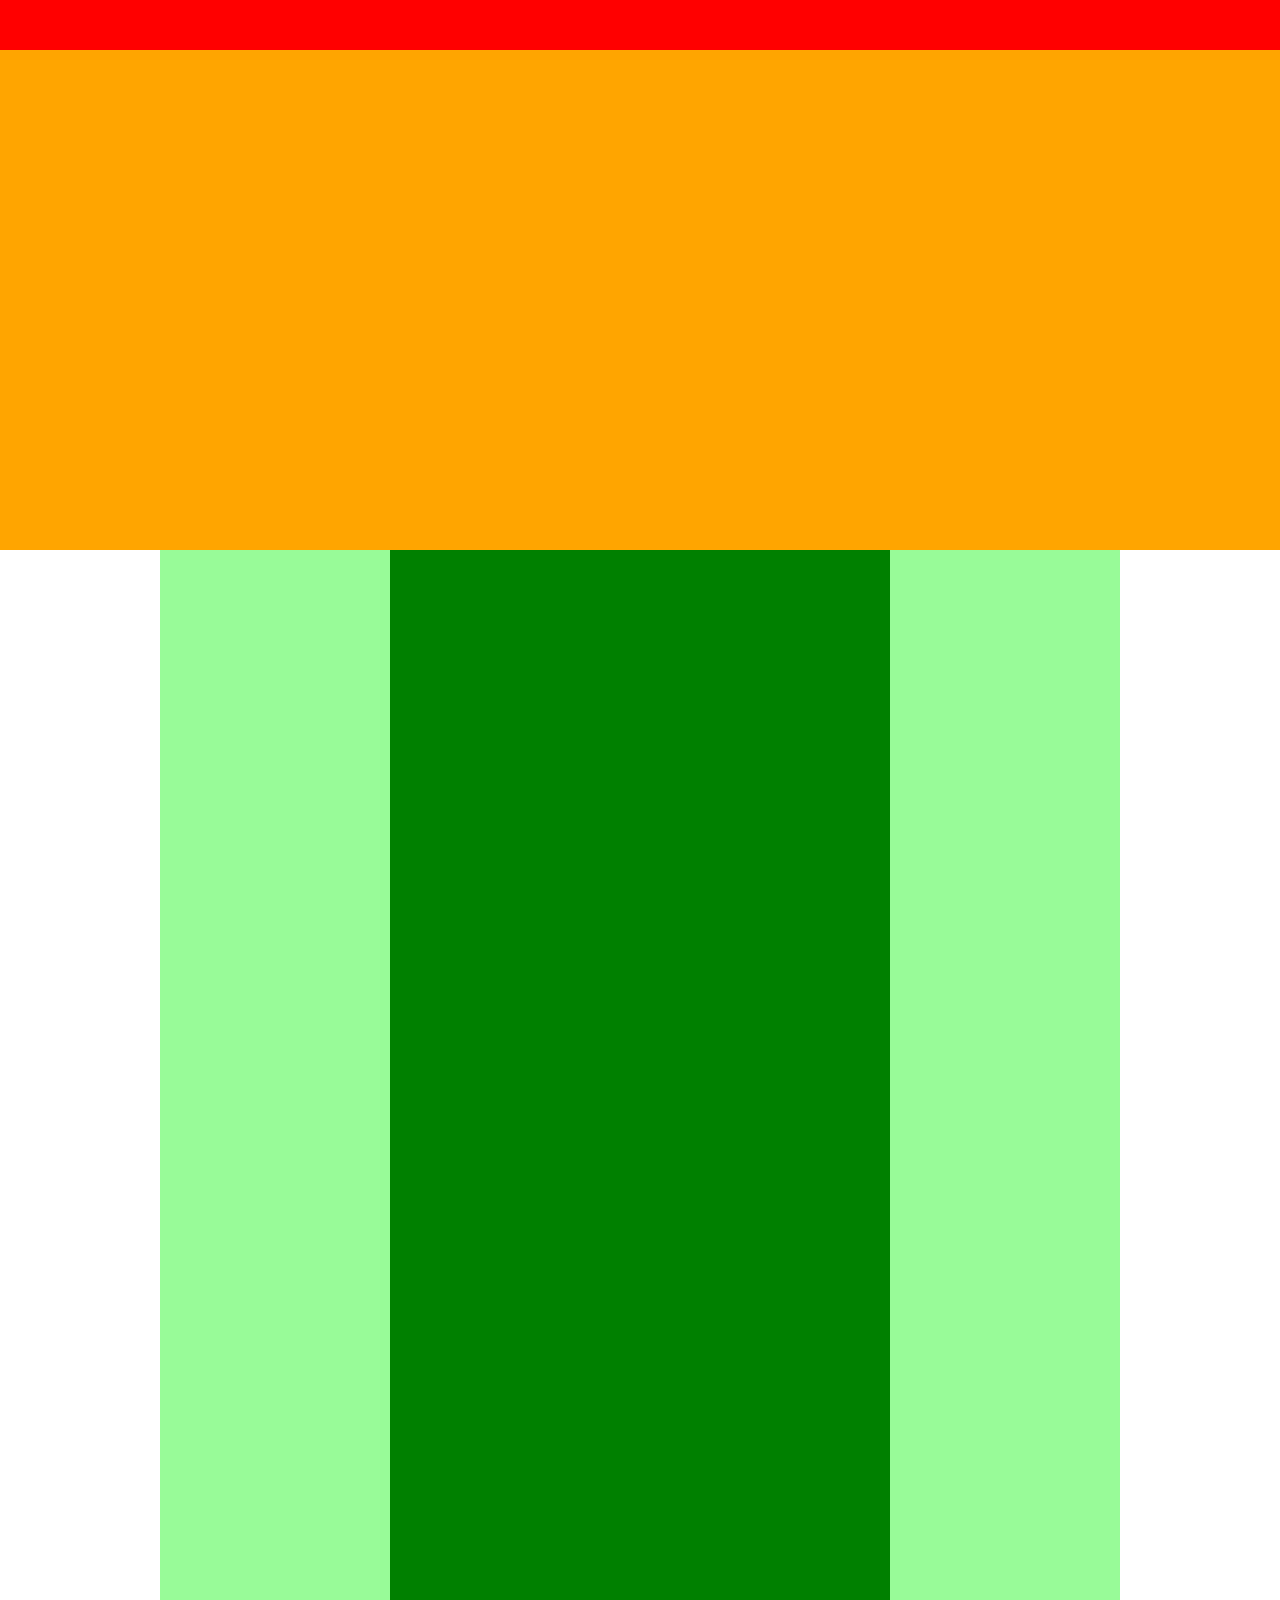
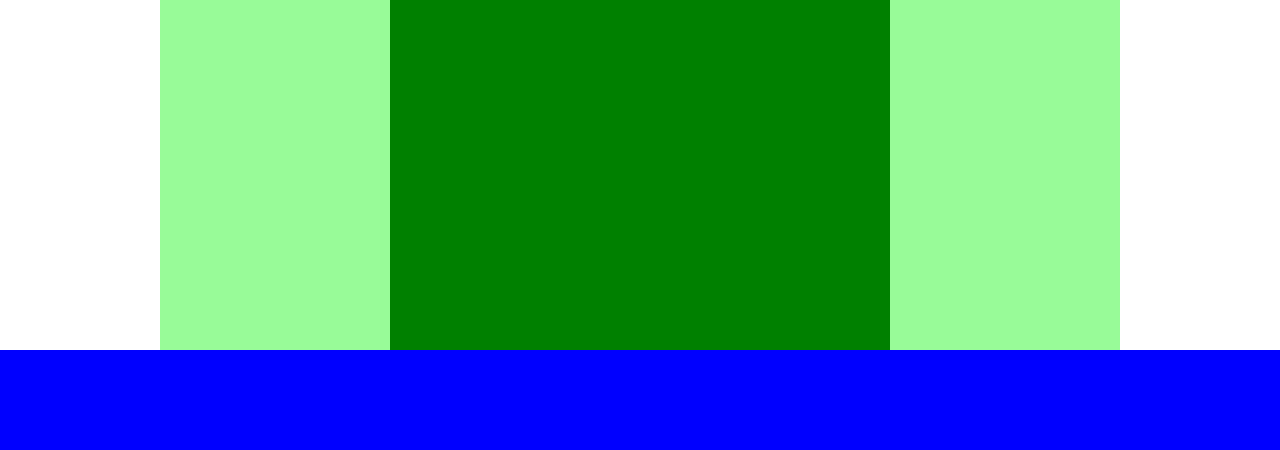
<file: title1/ex04/index.html>
<!DOCTYPE html>
<html lang="ja">
  <head>
    <meta charset="UTF-8">
    <title>chapter4</title>
    <link rel="stylesheet" href="style.css">
  </head>
  <body>
    <div class="header"></div>
    <div class="main-visual"></div>
    <div class="main">
      <div class="main-side"></div>
      <div class="main-center"></div>
      <div class="main-side"></div>
    </div>
    <div class="footer"></div>
  </body>
</html>
</file>
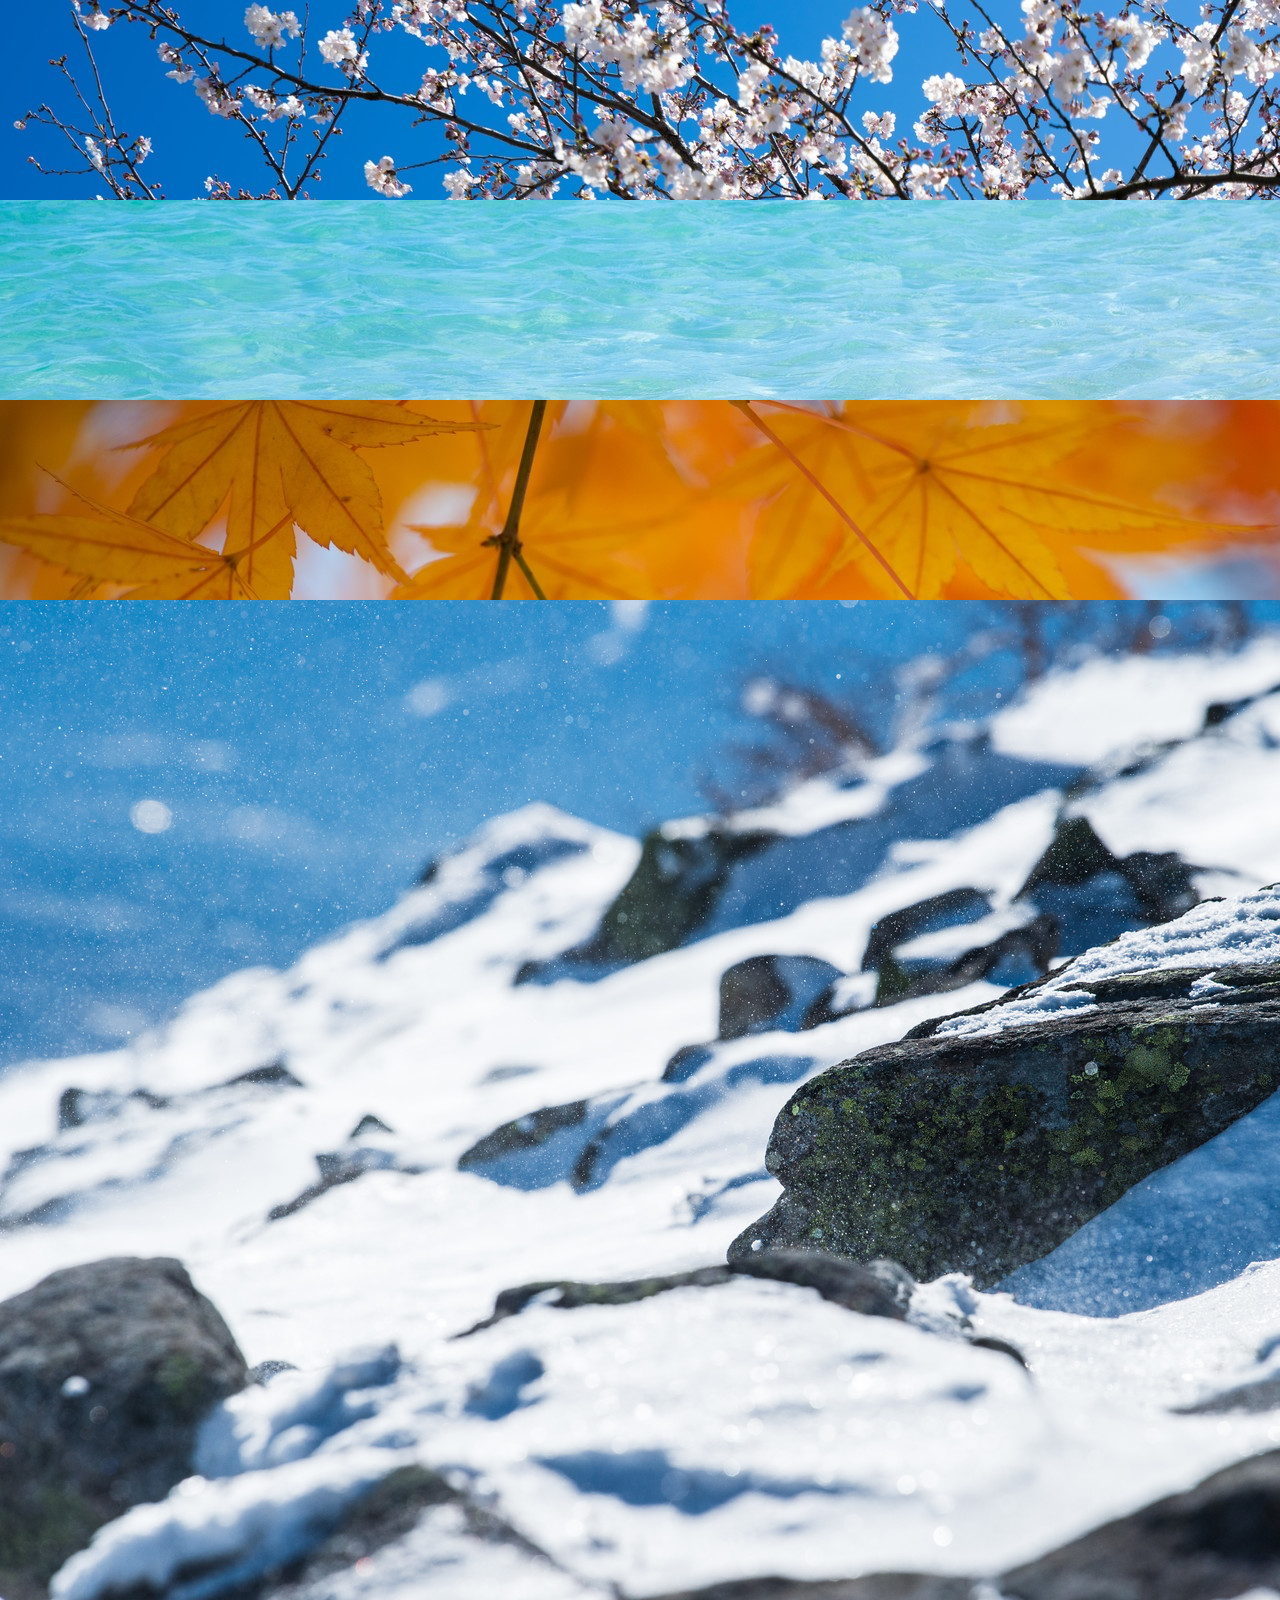
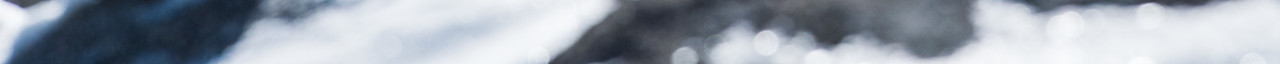
<file: title1/ex06/index.html>
<!DOCTYPE html>
<html lang="ja">
  <head>
    <meta charset="UTF-8">
    <title>chapter6</title>
    <link rel="stylesheet" href="style.css">
  </head>
  <body>
    <div class="boxes"><img src="img/box1.jpg" alt="image1"></div>
    <div class="boxes"><img src="img/box2.jpg" alt="image2"></div>
    <div class="boxes"><img src="img/box3.jpg" alt="image3"></div>
    <div class="boxes"><img src="img/box4.jpg" alt="image4"></div>
  </body>
</html>
</file>
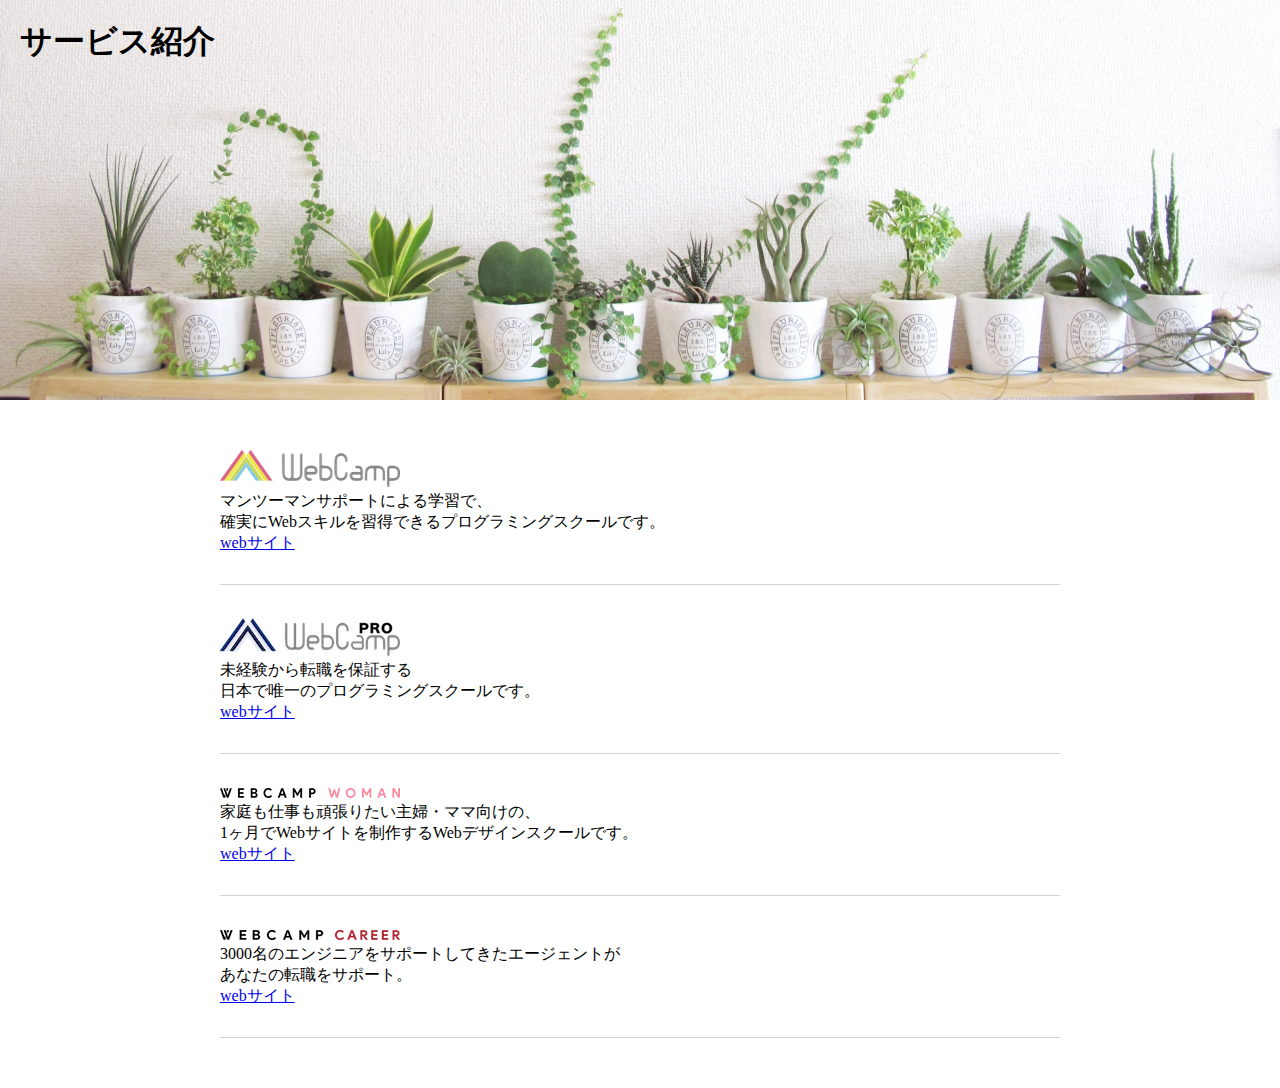
<file: title1/ex07/index.html>
<!DOCTYPE html>
<html lang="ja">
  <head>
    <meta charset="UTF-8">
    <title>chapter7</title>
    <link rel="stylesheet" href="style.css">
  </head>
  <body>
    <section class="mainVisual">
      <h1>サービス紹介</h1>
    </section>
    <main>
      <section class="item">
        <img src="img/wc-logo.png" alt="logo">
        <p>マンツーマンサポートによる学習で、<br>確実にWebスキルを習得できるプログラミングスクールです。</p>
        <a href="https://web-camp.io/">webサイト</a>
      </section>
      <section class="item">
        <img src="img/wcp-logo.png" alt="logo">
        <p>未経験から転職を保証する<br>日本で唯一のプログラミングスクールです。</p>
        <a href="https://web-camp.io/pro">webサイト</a>
      </section>
      <section class="item">
        <img src="img/wcw-logo.png" alt="logo">
        <p>家庭も仕事も頑張りたい主婦・ママ向けの、<br>1ヶ月でWebサイトを制作するWebデザインスクールです。</p>
        <a href="https://web-camp.io/woman">webサイト</a>
      </section>
      <section class="item">
        <img src="img/wcc-logo.png" alt="logo">
        <p>3000名のエンジニアをサポートしてきたエージェントが<br>あなたの転職をサポート。</p>
        <a href="https://web-camp.io/career">webサイト</a>
      </section>
    </main>
  </body>
</html>
</file>
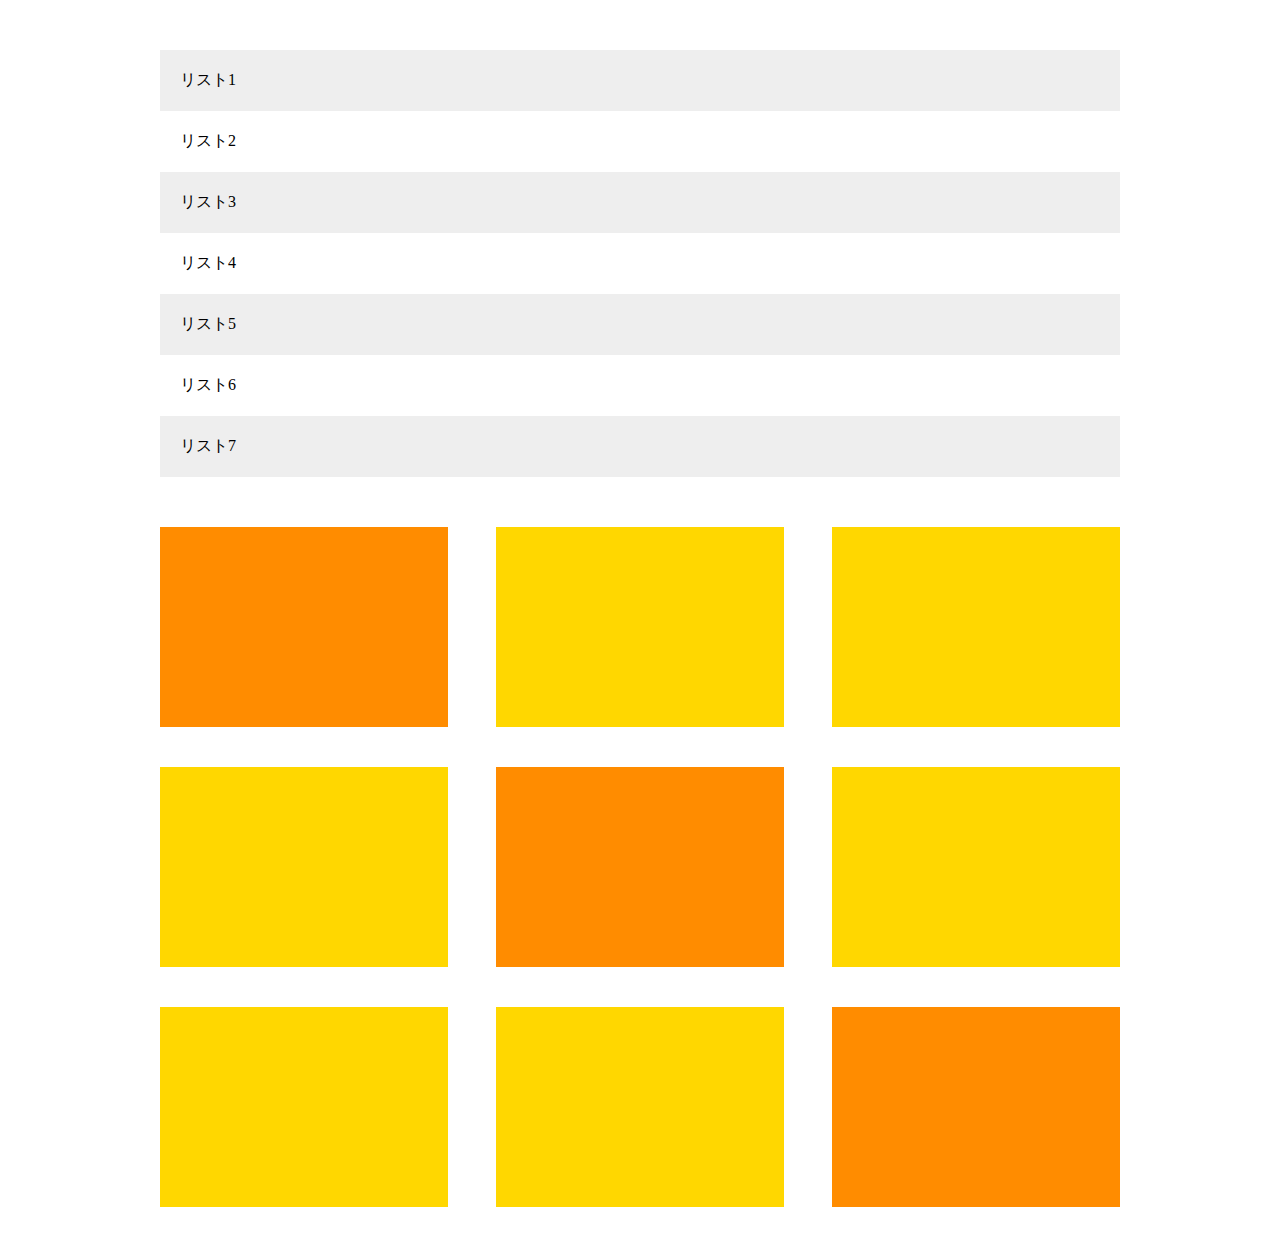
<file: title1/ex08/index.html>
<!DOCTYPE html>
<html lang="ja">
  <head>
    <meta charset="UTF-8">
    <title>chapter8</title>
    <link rel="stylesheet" href="style.css">
  </head>
  <body>
    <main>
      <ul class="item-list">
        <li class="item">リスト1</li>
        <li class="item">リスト2</li>
        <li class="item">リスト3</li>
        <li class="item">リスト4</li>
        <li class="item">リスト5</li>
        <li class="item">リスト6</li>
        <li class="item">リスト7</li>
      </ul>

      <div class="box-list">
        <div class="box"></div>
        <div class="box"></div>
        <div class="box"></div>
        <div class="box"></div>
        <div class="box"></div>
        <div class="box"></div>
        <div class="box"></div>
        <div class="box"></div>
        <div class="box"></div>
      </div>
    </main>
  </body>
</html>
</file>
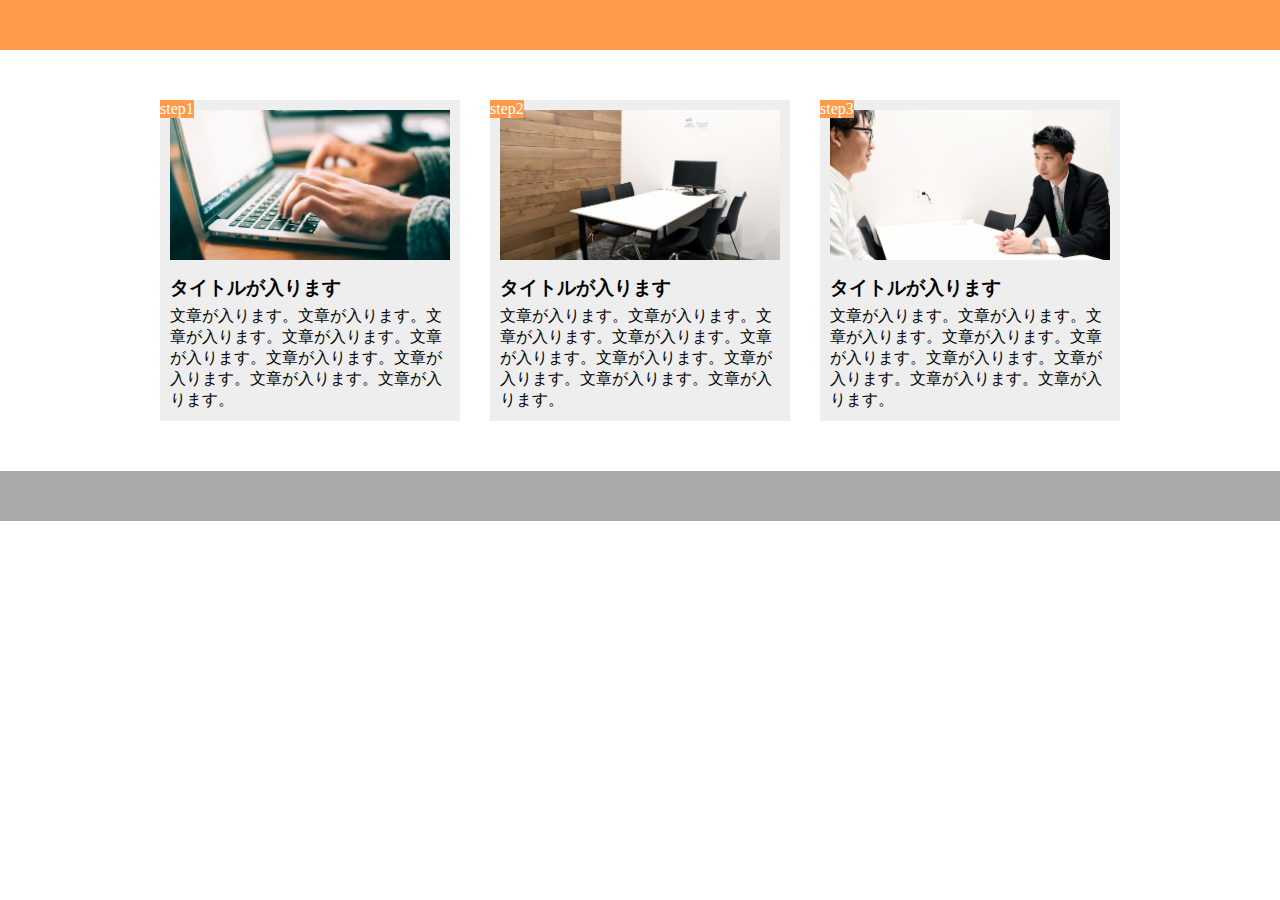
<file: title1/ex09/index.html>
<!DOCTYPE html>
<html lang="ja">
  <head>
    <meta charset="UTF-8">
    <title>chapter9</title>
    <link rel="stylesheet" href="style.css">
  </head>
  <body>
    <header></header>
    <main>
      <div class="item">
        <div class="image1"></div>
        <span class="item-step">step1</span>
        <h3 class="item-title">タイトルが入ります</h3>
        <p>文章が入ります。文章が入ります。文章が入ります。文章が入ります。文章が入ります。文章が入ります。文章が入ります。文章が入ります。文章が入ります。</p>
      </div>
      <div class="item">
        <div class="image2"></div>
        <span class="item-step">step2</span>
        <h3 class="item-title">タイトルが入ります</h3>
        <p>文章が入ります。文章が入ります。文章が入ります。文章が入ります。文章が入ります。文章が入ります。文章が入ります。文章が入ります。文章が入ります。</p>
      </div>
      <div class="item">
        <div class="image3"></div>
        <span class="item-step">step3</span>
        <h3 class="item-title">タイトルが入ります</h3>
        <p>文章が入ります。文章が入ります。文章が入ります。文章が入ります。文章が入ります。文章が入ります。文章が入ります。文章が入ります。文章が入ります。</p>
      </div>
    </main>
    <footer></footer>
  </body>
</html>
</file>
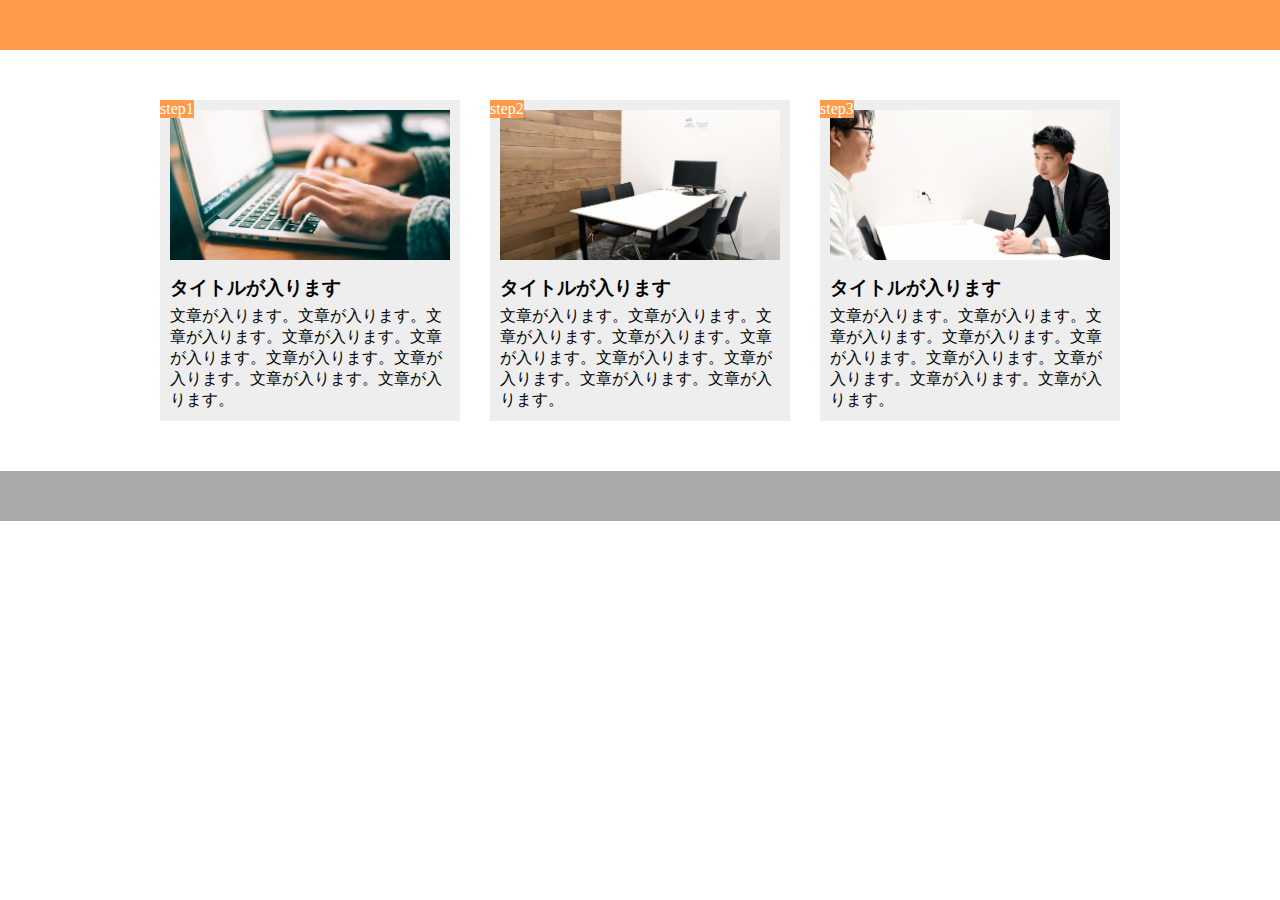
<file: title1/ex10/index.html>
<!DOCTYPE html>
<html lang="ja">
  <head>
    <meta charset="UTF-8">
    <meta name="viewport" content="width=device-width">
    <title>chapter9</title>
    <link rel="stylesheet" href="style.css">
  </head>
  <body>
    <header></header>
    <main>
      <div class="item">
        <div class="image1"></div>
        <span class="item-step">step1</span>
        <h3 class="item-title">タイトルが入ります</h3>
        <p>文章が入ります。文章が入ります。文章が入ります。文章が入ります。文章が入ります。文章が入ります。文章が入ります。文章が入ります。文章が入ります。</p>
      </div>
      <div class="item">
        <div class="image2"></div>
        <span class="item-step">step2</span>
        <h3 class="item-title">タイトルが入ります</h3>
        <p>文章が入ります。文章が入ります。文章が入ります。文章が入ります。文章が入ります。文章が入ります。文章が入ります。文章が入ります。文章が入ります。</p>
      </div>
      <div class="item">
        <div class="image3"></div>
        <span class="item-step">step3</span>
        <h3 class="item-title">タイトルが入ります</h3>
        <p>文章が入ります。文章が入ります。文章が入ります。文章が入ります。文章が入ります。文章が入ります。文章が入ります。文章が入ります。文章が入ります。</p>
      </div>
    </main>
    <footer></footer>
  </body>
</html>
</file>
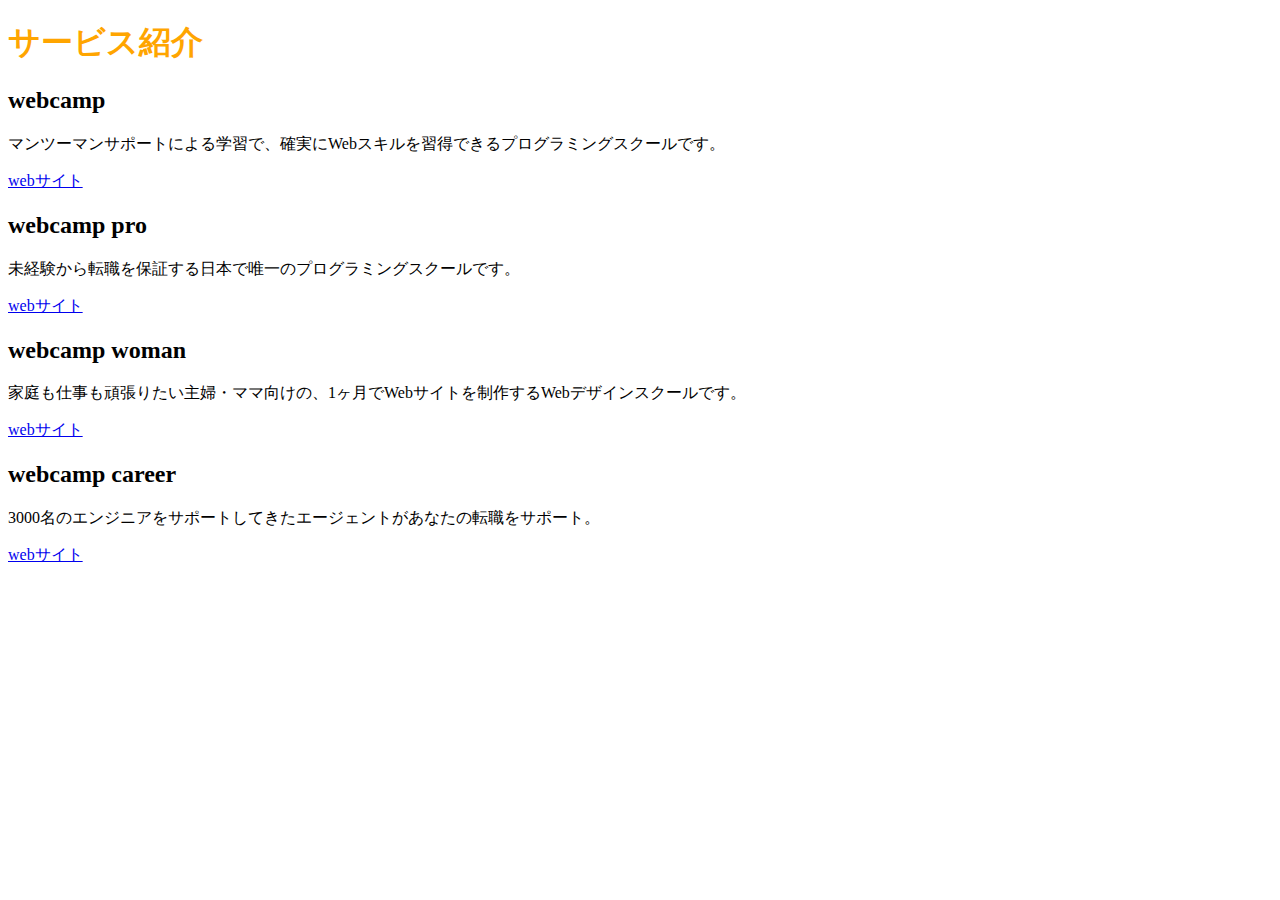
<file: title1/ex01/sample.html>
<!DOCTYPE html>
<html lang="ja">
  <head>
    <meta charset="UTF-8">
    <title>サービス紹介</title>
    <link rel="stylesheet" href="sample.css">
  </head>
  <body>
    <h1>サービス紹介</h1>
    <h2>webcamp</h2>
    <p>マンツーマンサポートによる学習で、確実にWebスキルを習得できるプログラミングスクールです。</p>
    <a href="https://web-camp.io/">webサイト</a>
    <h2>webcamp pro</h2>
    <p>未経験から転職を保証する日本で唯一のプログラミングスクールです。</p>
    <a href="https://web-camp.io/">webサイト</a>
    <h2>webcamp woman</h2>
    <p>家庭も仕事も頑張りたい主婦・ママ向けの、1ヶ月でWebサイトを制作するWebデザインスクールです。</p>
    <a href="https://web-camp.io/">webサイト</a>
    <h2>webcamp career</h2>
    <p>3000名のエンジニアをサポートしてきたエージェントがあなたの転職をサポート。</p>
    <a href="https://web-camp.io/">webサイト</a>
  </body>
</html>
</file>
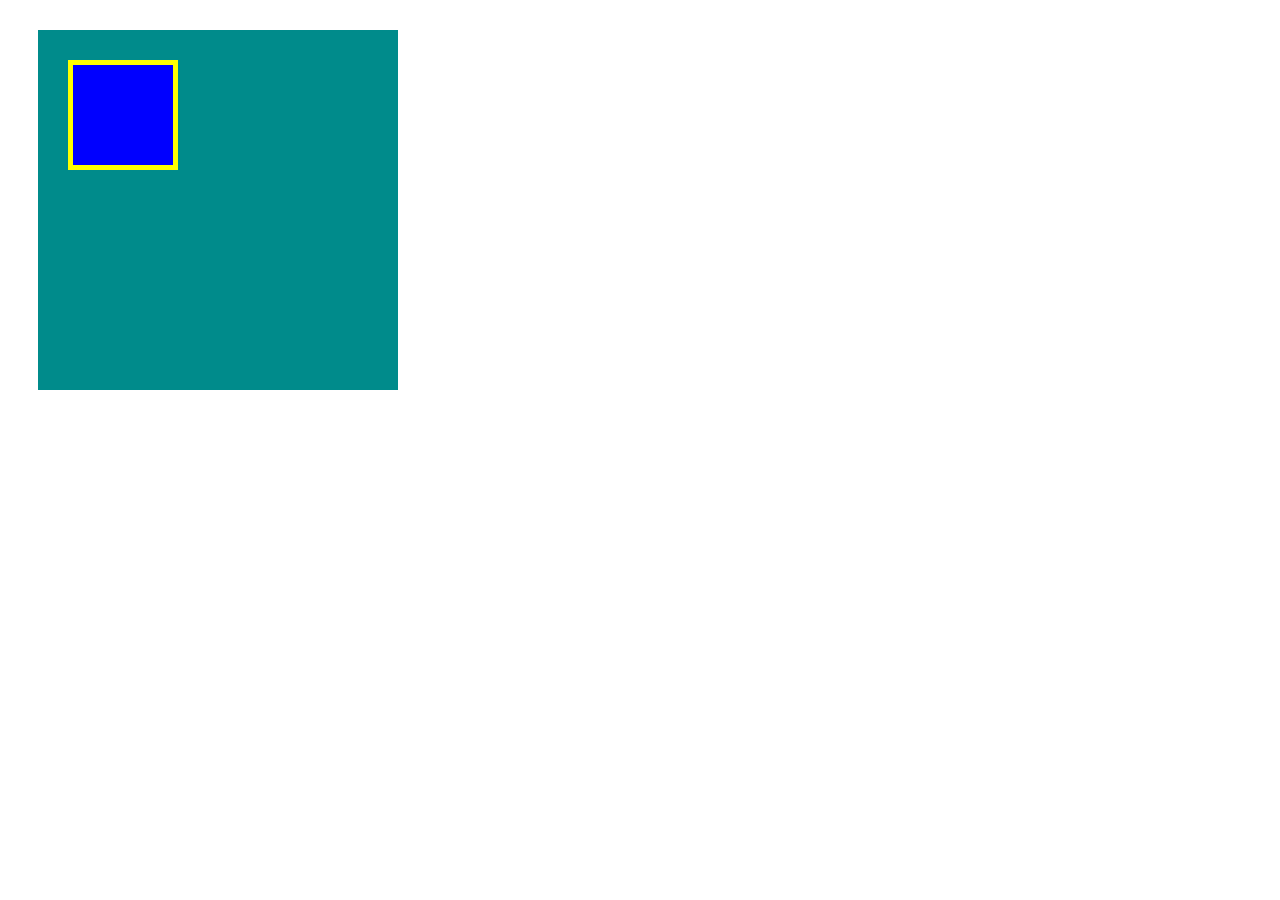
<file: title1/ex03/box.html>
<!DOCTYPE html>
<html lang="ja">
  <head>
    <meta charset="UTF-8">
    <link rel="stylesheet" href="box.css">
    <title>BOX</title>
  </head>
  <body>
    <div class="box1">
      <div class="box2"></div>
    </div>
  </body>
</html>
</file>
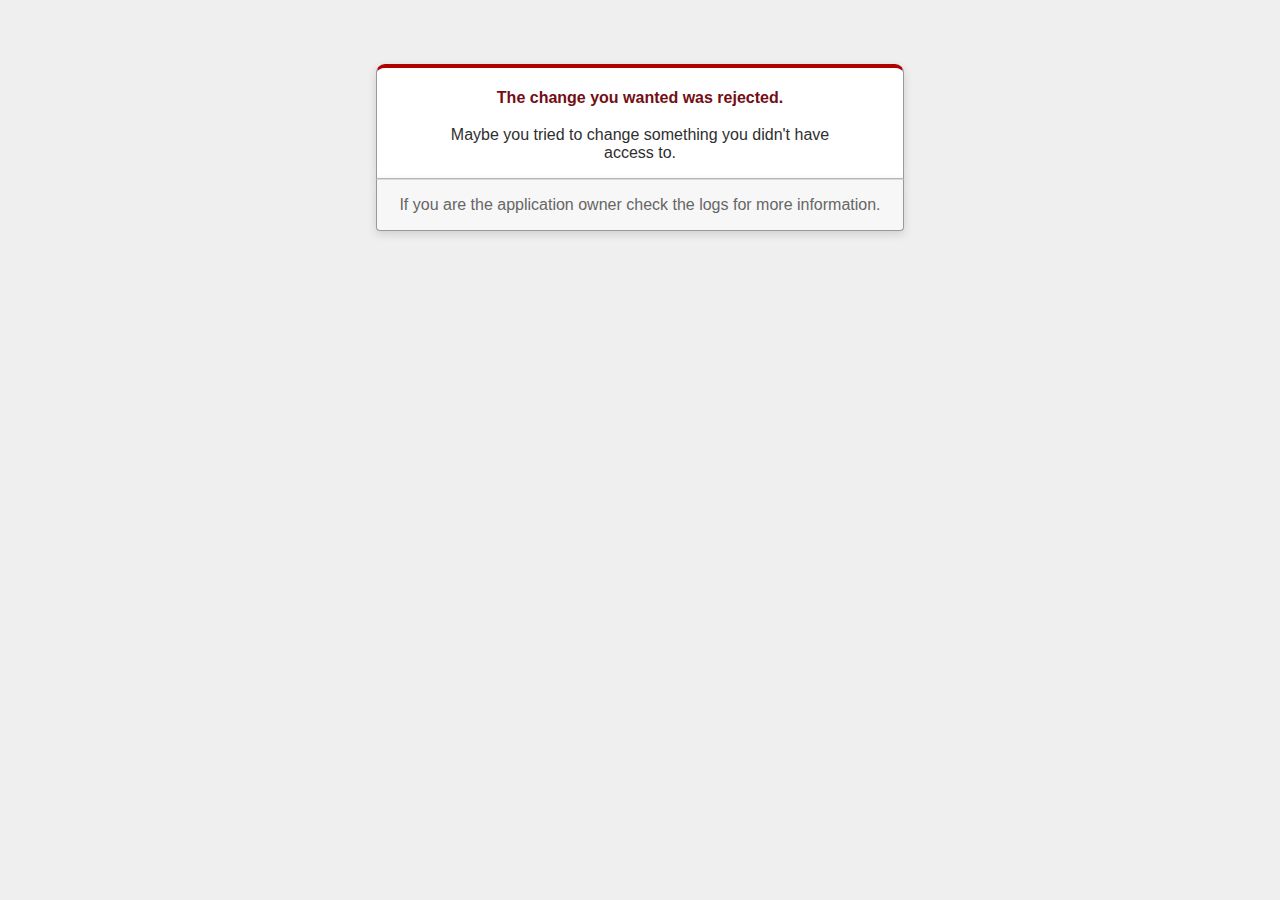
<file: title2/sample_app/public/422.html>
<!DOCTYPE html>
<html>
<head>
  <title>The change you wanted was rejected (422)</title>
  <meta name="viewport" content="width=device-width,initial-scale=1">
  <style>
  .rails-default-error-page {
    background-color: #EFEFEF;
    color: #2E2F30;
    text-align: center;
    font-family: arial, sans-serif;
    margin: 0;
  }

  .rails-default-error-page div.dialog {
    width: 95%;
    max-width: 33em;
    margin: 4em auto 0;
  }

  .rails-default-error-page div.dialog > div {
    border: 1px solid #CCC;
    border-right-color: #999;
    border-left-color: #999;
    border-bottom-color: #BBB;
    border-top: #B00100 solid 4px;
    border-top-left-radius: 9px;
    border-top-right-radius: 9px;
    background-color: white;
    padding: 7px 12% 0;
    box-shadow: 0 3px 8px rgba(50, 50, 50, 0.17);
  }

  .rails-default-error-page h1 {
    font-size: 100%;
    color: #730E15;
    line-height: 1.5em;
  }

  .rails-default-error-page div.dialog > p {
    margin: 0 0 1em;
    padding: 1em;
    background-color: #F7F7F7;
    border: 1px solid #CCC;
    border-right-color: #999;
    border-left-color: #999;
    border-bottom-color: #999;
    border-bottom-left-radius: 4px;
    border-bottom-right-radius: 4px;
    border-top-color: #DADADA;
    color: #666;
    box-shadow: 0 3px 8px rgba(50, 50, 50, 0.17);
  }
  </style>
</head>

<body class="rails-default-error-page">
  <!-- This file lives in public/422.html -->
  <div class="dialog">
    <div>
      <h1>The change you wanted was rejected.</h1>
      <p>Maybe you tried to change something you didn't have access to.</p>
    </div>
    <p>If you are the application owner check the logs for more information.</p>
  </div>
</body>
</html>
</file>
<file: title1/ex04/style.css>
* {
  margin: 0;
  padding: 0;
  box-sizing: border-box;
}

.header {
  width: 100%;
  height: 50px;
  background-color: red;
}

.main-visual {
  width: 100%;
  height: 500px;
  background-color: orange;
}

.main {
  width: 960px;
  margin: 0 auto;
  display: flex;
  justify-content: center;
}

.main-center {
  width: 500px;
  height: 1400px;
  background-color: green;
}

.main-side {
  width: 230px;
  height: 1400px;
  background-color: palegreen;
}

.footer {
  width: 100%;
  height: 100px;
  background-color: blue;
}
</file>
<file: title1/ex06/style.css>
* {
  padding: 0;
  margin: 0;
  box-sizing: border-box;
}

.boxes {
  width:100%;
  height: 200px;
  background-size: cover;
  background-position: center;
}
</file>
<file: title1/ex07/style.css>
* {
  margin: 0;
  padding: 0;
  box-sizing: border-box;
}

.mainVisual {
  height: 400px;
  width: 100%;
  background-image: url(img/mv.jpg);
  background-size: cover;
  background-position: bottom;
  padding: 20px;
}

main {
  width: 840px;
  padding: 20px 0 50px;
  margin: 0 auto;
}

.item {
  padding: 30px 0;
  border-bottom: 1px solid #d1d1d1;
}
</file>
<file: title1/ex08/style.css>
* {
  padding: 0;
  margin: 0;
  box-sizing: border-box;
}

main {
  width: 960px;
  margin: 50px auto;
}

.item-list {
  padding-bottom: 50px;
}

.item {
  padding: 20px;
  list-style: none;
}

.item:nth-child(odd) {
  background-color: #eee;
}

.box-list {
  display: flex;
  flex-wrap: wrap;
}

.box {
  background-color: #ffd700;
  width: 30%;
  height: 200px;
  margin-right: 5%;
  margin-bottom: 40px;
}

.box:nth-child(4n + 1){
  background-color: #ff8c00;
}

.box:nth-child(3n) {
  margin-right: 0;
}

.box:nth-last-child(-n + 3) {
  margin-bottom: 0;
}
</file>
<file: title1/ex09/style.css>
* {
  padding: 0;
  margin: 0;
  box-sizing: border-box;
}

header {
  height: 50px;
  background-color: #ff9a4b;
}

main {
  width: 960px;
  margin: 50px auto;
  display: flex;
}

.item {
  width: 300px;
  padding: 10px;
  background-color: #eeeeee;
  position: relative;
}

.item:nth-child(-n + 2) {
  margin-right: 30px;
}

.item-step {
  background-color: #ff9a4b;
  color: #fff;
  position: absolute;
  top: 0;
  left: 0;
}

.item-title {
  padding: 15px 0 5px;
}

.image1 {
  background-image: url(img/flow01.png);
  height:150px;
  background-size: cover;
  background-position: bottom;
}
.image2 {
  background-image: url(img/flow02.png);
  height:150px;
  background-size: cover;
  background-position: bottom;
}
.image3 {
  background-image: url(img/flow03.png);
  height:150px;
  background-size: cover;
  background-position: bottom;
}

footer {
  height: 50px;
  background-color: #aaaaaa;
}
</file>
<file: title1/ex10/style.css>
* {
  padding: 0;
  margin: 0;
  box-sizing: border-box;
}

header {
  height: 50px;
  background-color: #ff9a4b;
}

main {
  width: 960px;
  margin: 50px auto;
  display: flex;
}

.item {
  width: 300px;
  padding: 10px;
  background-color: #eeeeee;
  position: relative;
}

.item:nth-child(-n + 2) {
  margin-right: 30px;
}

.item-step {
  background-color: #ff9a4b;
  color: #fff;
  position: absolute;
  top: 0;
  left: 0;
}

.item-title {
  padding: 15px 0 5px;
}

.image1 {
  background-image: url(img/flow01.png);
  height:150px;
  background-size: cover;
  background-position: bottom;
}
.image2 {
  background-image: url(img/flow02.png);
  height:150px;
  background-size: cover;
  background-position: bottom;
}
.image3 {
  background-image: url(img/flow03.png);
  height:150px;
  background-size: cover;
  background-position: bottom;
}

footer {
  height: 50px;
  background-color: #aaaaaa;
}

@media screen and (max-width: 425px) {
  header {
    width: 100%;
  }

  main {
    display: block;
    width: 100%;
    margin: 50px 0;
  }

  .item {
    width: 90%;
    margin: 20px auto;
  }

  .item:nth-child(-n + 2) {
    width: 90%;
    margin: 20px auto;
  }

  footer {
    width: 100%;
  }
}
</file>
<file: title1/ex01/sample.css>
h1{
  color:orange;
}
</file>
<file: title1/ex03/box.css>
.box1 {
  width: 300px;
  height: 300px;
  background-color: darkcyan;
  margin: 30px;
  padding: 30px;
}

.box2 {
  width: 100px;
  height: 100px;
  background-color: blue;
  border: 5px solid yellow;
}
</file>
